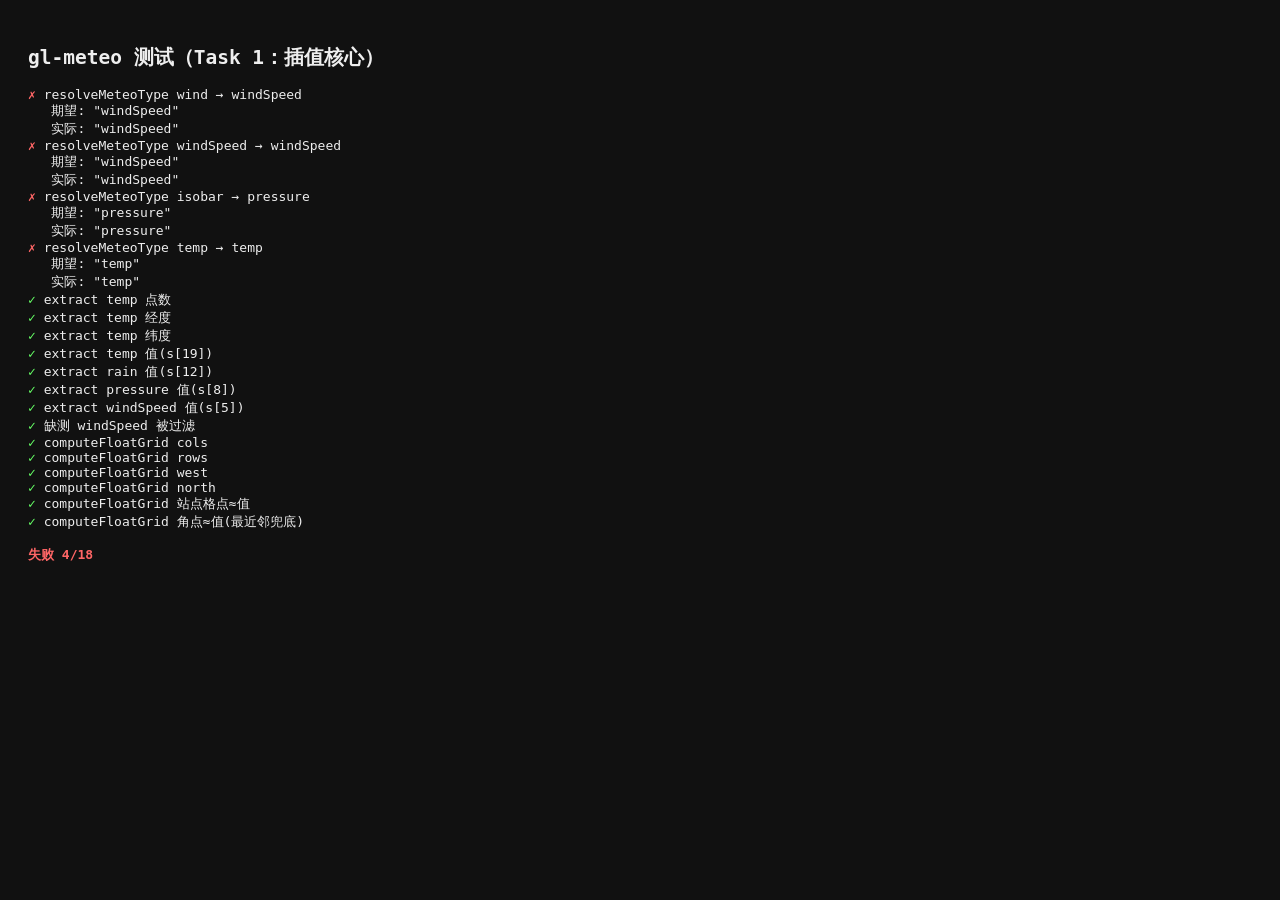
<file: weather/pgm/gl-meteo.test.html>
<!doctype html>
<html lang="zh-CN">
<head>
<meta charset="UTF-8" />
<title>gl-meteo 纯函数测试</title>
<style>
  body { font-family: monospace; padding: 20px; background:#111; color:#eee; }
  .pass { color: #6f6; }
  .fail { color: #f66; font-weight: bold; }
  #out { white-space: pre-wrap; }
</style>
</head>
<body>
<h2>gl-meteo 测试（Task 1：插值核心）</h2>
<div id="out"></div>
<script src="./gl-meteo.js"></script>
<script>
(function () {
  var out = document.getElementById('out');
  var pass = 0, fail = 0;
  function approx(a, b, eps) { eps = eps == null ? 1e-6 : eps; return Math.abs(a - b) < eps; }
  function eq(a, b) { return Array.isArray(a) ? a.length === b.length && a.every(function (x, i) { return approx(x, b[i]); }) : approx(a, b); }
  function assert(name, actual, expected) {
    var ok = eq(actual, expected);
    out.innerHTML += (ok ? '<span class="pass">✓</span> ' : '<span class="fail">✗</span> ') + name + (ok ? '' : '\n   期望: ' + JSON.stringify(expected) + '\n   实际: ' + JSON.stringify(actual)) + '\n';
    ok ? pass++ : fail++;
  }

  // resolveMeteoType 映射
  assert('resolveMeteoType wind → windSpeed', GLMeteo.resolveMeteoType('wind'), 'windSpeed');
  assert('resolveMeteoType windSpeed → windSpeed', GLMeteo.resolveMeteoType('windSpeed'), 'windSpeed');
  assert('resolveMeteoType isobar → pressure', GLMeteo.resolveMeteoType('isobar'), 'pressure');
  assert('resolveMeteoType temp → temp', GLMeteo.resolveMeteoType('temp'), 'temp');

  // extractPointsFromContours：假站点数组（28 元素，对齐 cmiss 结构）
  var fake = [
    ["id1", 100.0, 37.0, 9999, "1", 5.5, 180, "3", 950.0, 60, 700, 30, 0.2, 9999, 9999, 9999, 9999, 9999, 9999, 15.5, 9999, 9999, 9999, 9999, 9999, 9999, false, "站A"],
  ];
  var tempPts = GLMeteo.extractPointsFromContours('temp', fake);
  assert('extract temp 点数', tempPts.length, 1);
  assert('extract temp 经度', tempPts[0].lng, 100.0);
  assert('extract temp 纬度', tempPts[0].lat, 37.0);
  assert('extract temp 值(s[19])', tempPts[0].value, 15.5);
  var rainPts = GLMeteo.extractPointsFromContours('rain', fake);
  assert('extract rain 值(s[12])', rainPts[0].value, 0.2);
  var presPts = GLMeteo.extractPointsFromContours('pressure', fake);
  assert('extract pressure 值(s[8])', presPts[0].value, 950.0);
  var windPts = GLMeteo.extractPointsFromContours('windSpeed', fake);
  assert('extract windSpeed 值(s[5])', windPts[0].value, 5.5);

  // extractPointsFromContours：缺测值过滤
  var miss = [["id2", 101.0, 38.0, 9999, "1", 9999, 180, "3", 9999, 60, 700, 30, 0.2, 9999, 9999, 9999, 9999, 9999, 9999, 9999, 9999, 9999, 9999, 9999, 9999, 9999, false, "站B"]];
  assert('缺测 windSpeed 被过滤', GLMeteo.extractPointsFromContours('windSpeed', miss).length, 0);

  // computeFloatGrid：单点，格点 (gx=2,gy=2) 恰好落在站点 (37.0,100.0) 上，应取该点值
  var g = GLMeteo.computeFloatGrid([{ lat: 37.0, lng: 100.0, value: 15.5 }], 'temp', 4, 4, 99.0, 101.0, 36.0, 38.0);
  assert('computeFloatGrid cols', g.cols, 4);
  assert('computeFloatGrid rows', g.rows, 4);
  assert('computeFloatGrid west', g.west, 99.0);
  assert('computeFloatGrid north', g.north, 38.0);
  // 单点 IDW：站点恰落格点 → 该格点 sumW 极大，值=15.5；其余格点最近邻兜底也≈15.5
  assert('computeFloatGrid 站点格点≈值', approx(g.grid[2 * 4 + 2], 15.5, 1e-3), true);
  assert('computeFloatGrid 角点≈值(最近邻兜底)', approx(g.grid[0], 15.5, 1e-3), true);

  out.innerHTML += '\n' + (fail === 0 ? '<span class="pass">全部通过 ' + pass + '/' + (pass+fail) + '</span>' : '<span class="fail">失败 ' + fail + '/' + (pass+fail) + '</span>');
})();
</script>
</body>
</html>
</file>
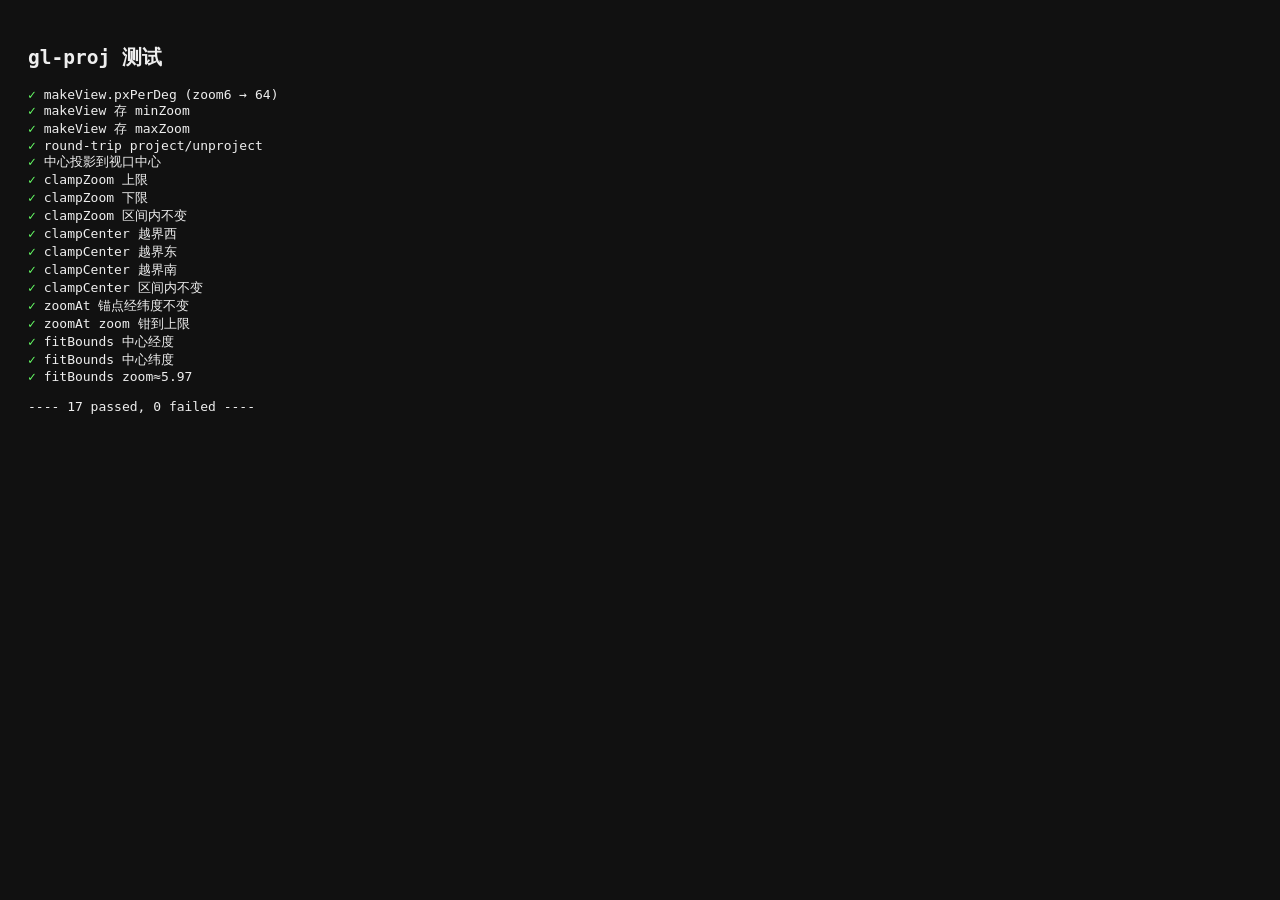
<file: weather/pgm/gl-proj.test.html>
<!doctype html>
<html lang="zh-CN">
<head>
<meta charset="UTF-8" />
<title>gl-proj 纯函数测试</title>
<style>
  body { font-family: monospace; padding: 20px; background:#111; color:#eee; }
  .pass { color: #6f6; }
  .fail { color: #f66; font-weight: bold; }
  #out { white-space: pre-wrap; }
</style>
</head>
<body>
<h2>gl-proj 测试</h2>
<div id="out"></div>
<script src="./gl-proj.js"></script>
<script>
(function () {
  var out = document.getElementById('out');
  var pass = 0, fail = 0;
  function approx(a, b, eps) { eps = eps == null ? 1e-6 : eps; return Math.abs(a - b) < eps; }
  function eq(a, b) { return Array.isArray(a) ? a.length === b.length && a.every(function (x, i) { return approx(x, b[i]); }) : approx(a, b); }
  function assert(name, actual, expected) {
    var ok = eq(actual, expected);
    out.innerHTML += (ok ? '<span class="pass">✓</span> ' : '<span class="fail">✗</span> ') + name + (ok ? '' : '\n   期望: ' + JSON.stringify(expected) + '\n   实际: ' + JSON.stringify(actual)) + '\n';
    ok ? pass++ : fail++;
  }

  var v = GLProj.makeView(96.2, 35.4, 6, 1200, 800, { minZoom: 4, maxZoom: 12 });
  assert('makeView.pxPerDeg (zoom6 → 64)', v.pxPerDeg, 64);
  assert('makeView 存 minZoom', v.minZoom, 4);
  assert('makeView 存 maxZoom', v.maxZoom, 12);

  // round-trip: project → unproject 回到原值
  var ll = [100.0, 37.0];
  var px = GLProj.project(ll, v);
  var back = GLProj.unproject(px, v);
  assert('round-trip project/unproject', back, ll);

  // 中心点投影到屏幕中心
  assert('中心投影到视口中心', GLProj.project([96.2, 35.4], v), [600, 400]);

  // clampZoom
  assert('clampZoom 上限', GLProj.clampZoom(20, 4, 12), 12);
  assert('clampZoom 下限', GLProj.clampZoom(1, 4, 12), 4);
  assert('clampZoom 区间内不变', GLProj.clampZoom(7, 4, 12), 7);

  // clampCenter 限制在 bounds 内
  var b = [[31.5, 89.4], [39.3, 103.2]];
  assert('clampCenter 越界西', GLProj.clampCenter(80, 35, b), [89.4, 35]);
  assert('clampCenter 越界东', GLProj.clampCenter(110, 35, b), [103.2, 35]);
  assert('clampCenter 越界南', GLProj.clampCenter(96, 30, b), [96, 31.5]);
  assert('clampCenter 区间内不变', GLProj.clampCenter(96, 35, b), [96, 35]);

  // zoomAt: 锚点经纬度缩放后不变
  var anchor = [700, 300];
  var r = GLProj.zoomAt(v, 8, anchor);
  var v2 = GLProj.makeView(r.centerLng, r.centerLat, r.zoom, 1200, 800, { minZoom: 4, maxZoom: 12 });
  assert('zoomAt 锚点经纬度不变', GLProj.unproject(anchor, v2), GLProj.unproject(anchor, v));
  assert('zoomAt zoom 钳到上限', GLProj.zoomAt(v, 99, anchor).zoom, 12);

  // fitBounds: 完整容纳青海
  var fit = GLProj.fitBounds(b, 1200, 800, [88, 60, 250, 60], { minZoom: 4, maxZoom: 12 });
  assert('fitBounds 中心经度', fit.centerLng, (89.4 + 103.2) / 2);
  assert('fitBounds 中心纬度', fit.centerLat, (31.5 + 39.3) / 2);
  // 容纳后青海应铺满可视区（可视宽 1200-88-250=862，青海经度跨度 13.8 → pxPerDegX≈62.5；可视高 800-60-60=680，纬度跨度 7.8 → pxPerDegY≈87；取小≈62.5 → zoom≈log2(62.5)≈5.97）
  assert('fitBounds zoom≈5.97', approx(fit.zoom, Math.log2(Math.min(862 / 13.8, 680 / 7.8)), 1e-3), true);

  out.innerHTML += '\n---- ' + pass + ' passed, ' + fail + ' failed ----';
})();
</script>
</body>
</html>
</file>
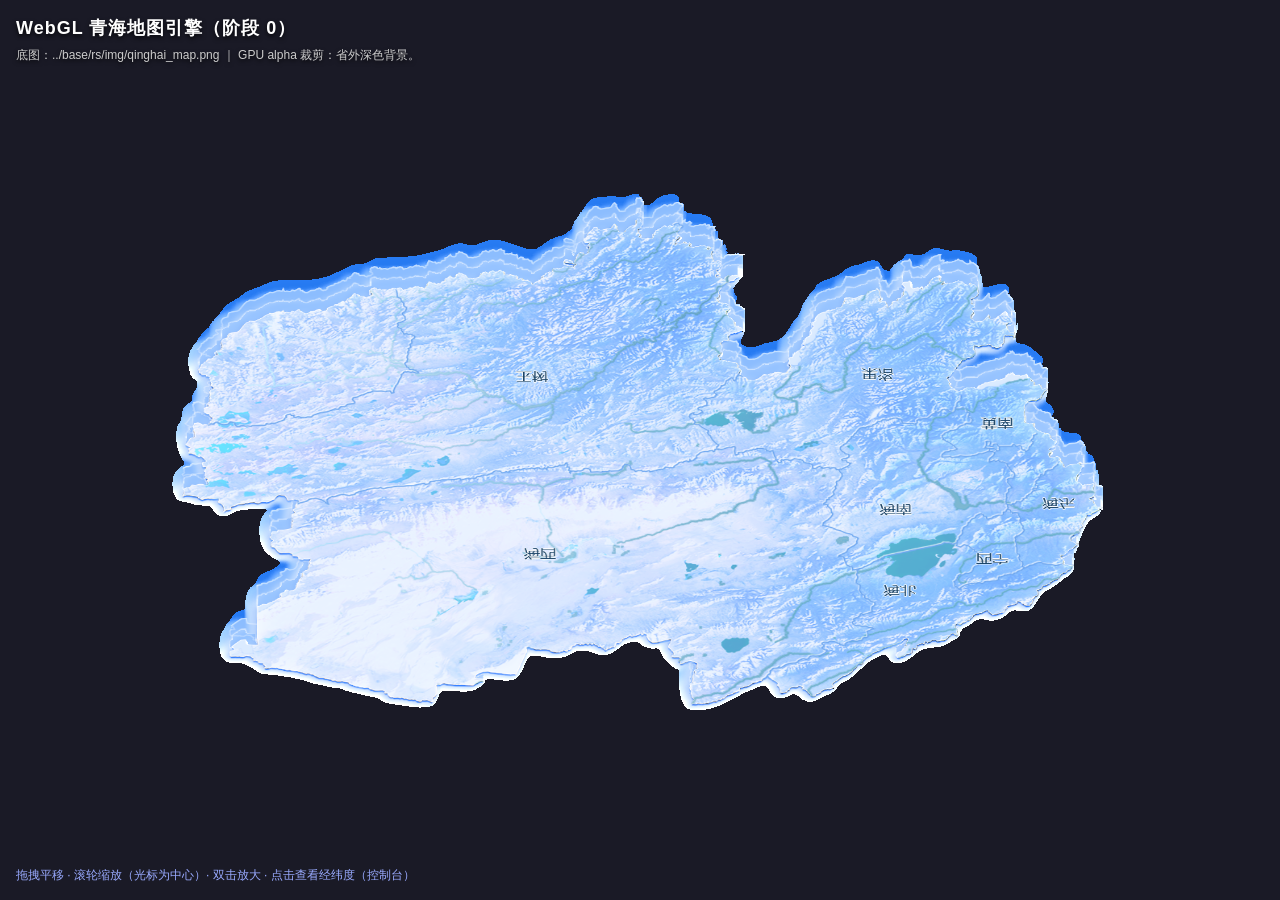
<file: weather/pgm/gl-stage.html>
<!doctype html>
<html lang="zh-CN">
<head>
<meta charset="UTF-8" />
<meta name="viewport" content="width=device-width, initial-scale=1" />
<title>WebGL 气象地图引擎 — 阶段 0</title>
<style>
  html, body { margin: 0; padding: 0; width: 100%; height: 100%; overflow: hidden; background: #1a1a24; font-family: sans-serif; }
  #gl-map { position: absolute; inset: 0; width: 100%; height: 100%; }
  .overlay { position: absolute; top: 16px; left: 16px; color: #fff; text-shadow: 0 2px 4px rgba(0,0,0,0.8); z-index: 10; pointer-events: none; }
  .overlay h1 { margin: 0 0 6px; font-size: 18px; letter-spacing: 1px; }
  .overlay p { margin: 0; font-size: 12px; color: #ccc; max-width: 420px; line-height: 1.5; }
  #hint { position: absolute; bottom: 16px; left: 16px; color: #9af; font-size: 12px; z-index: 10; pointer-events: none; }
</style>
</head>
<body>
  <div class="overlay">
    <h1>WebGL 青海地图引擎（阶段 0）</h1>
    <p>底图：../base/rs/img/qinghai_map.png ｜ GPU alpha 裁剪：省外深色背景。</p>
  </div>
  <div id="hint">拖拽平移 · 滚轮缩放（光标为中心）· 双击放大 · 点击查看经纬度（控制台）</div>
  <div id="gl-map"></div>

  <script src="./gl-proj.js"></script>
  <script src="./gl-engine.js"></script>
  <script>
    var engine = GLEngine.init('gl-map', {
      center: [96.2, 35.4],
      zoom: 6,
      minZoom: 4,
      maxZoom: 12,
    });
    engine.setBaseMap('../base/rs/img/qinghai_map.png', {
      bounds: [[31.5, 89.4], [39.3, 103.2]],
    });
    engine.fitBounds([[31.5, 89.4], [39.3, 103.2]], {
      paddingTopLeft: [88, 60],
      paddingBottomRight: [250, 60],
    });
    console.log('[fitBounds] result =', engine.getView());
    engine.on('click', function (e) {
      console.log('[click] lng,lat =', e.lng.toFixed(3) + ',' + e.lat.toFixed(3), ' px=', e.px.toFixed(0) + ',' + e.py.toFixed(0));
    });
    engine.on('moveend', function (e) {
      console.log('[moveend] center=', e.center.map(function (x) { return x.toFixed(3); }), ' zoom=', e.zoom.toFixed(2));
    });
    engine.showLoading();
    setTimeout(function () { engine.hideLoading(); }, 800);
  </script>
</body>
</html>
</file>
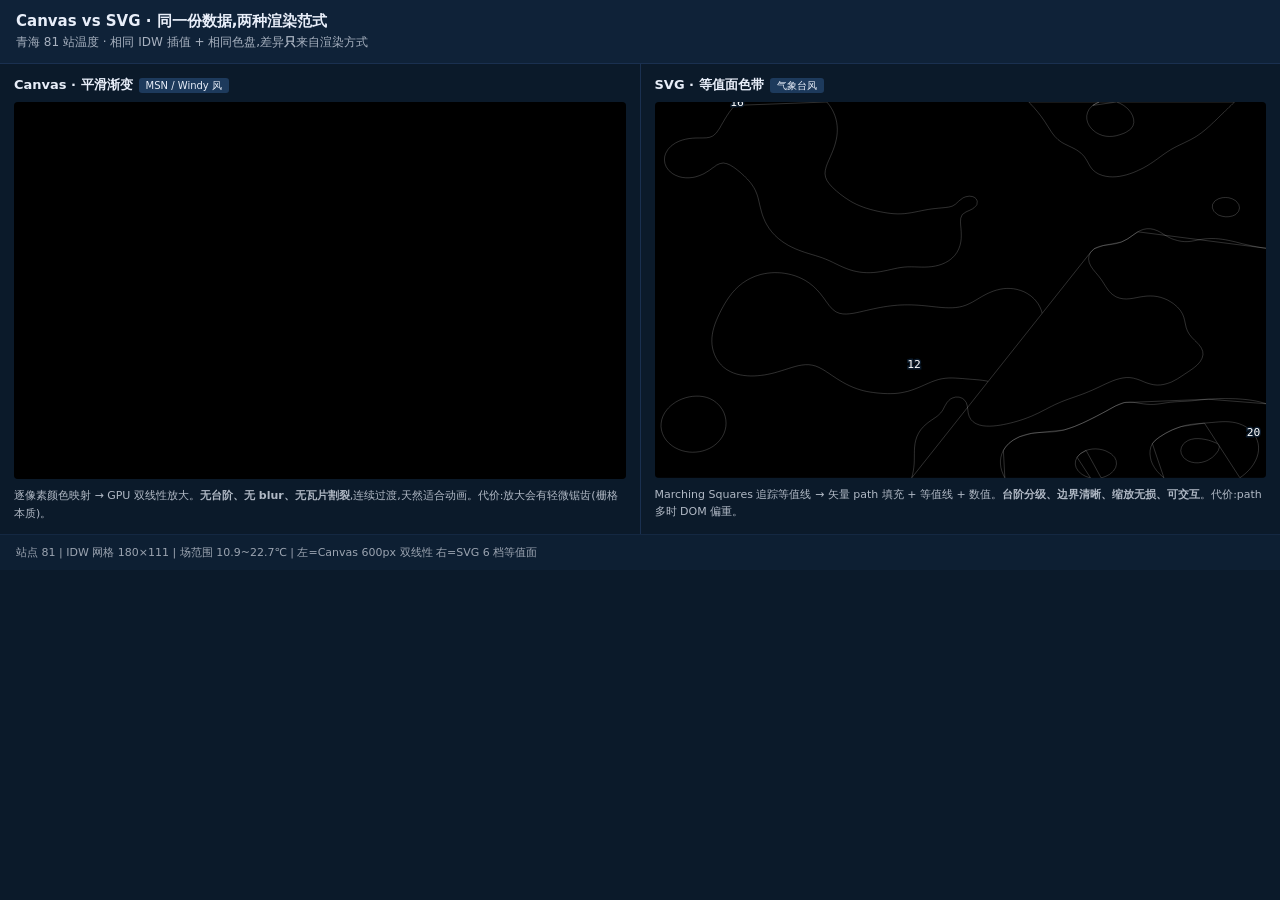
<file: .superpowers/brainstorm/1574-1781316691/content/compare.html>
<!DOCTYPE html>
<html lang="zh-CN">
<head>
<meta charset="utf-8">
<title>Canvas vs SVG 渲染对比</title>
<style>
  * { margin:0; padding:0; box-sizing:border-box; }
  body { background:#0b1a2a; color:#e8eef9; font-family:system-ui,"Microsoft YaHei",sans-serif; }
  .head { padding:12px 16px; background:#0f2238; border-bottom:1px solid #1a3050; }
  .head h1 { font-size:15px; font-weight:600; }
  .head .sub { font-size:12px; opacity:.7; margin-top:3px; }
  .compare { display:grid; grid-template-columns:1fr 1fr; gap:1px; background:#1a3050; }
  .panel { background:#0b1a2a; padding:12px 14px; }
  .panel h3 { font-size:13px; margin-bottom:8px; }
  .panel h3 .b { font-size:10px; padding:2px 7px; border-radius:3px; background:#1d3a5c; font-weight:normal; margin-left:6px; }
  .stage { width:100%; background:#0a1520; border-radius:4px; overflow:hidden; }
  .stage canvas, .stage svg { width:100%; height:auto; display:block; }
  .note { font-size:11px; opacity:.75; margin-top:8px; line-height:1.6; }
  .foot { padding:10px 16px; font-size:11px; opacity:.65; background:#0f2238; border-top:1px solid #1a3050; }
</style>
</head>
<body>
<div class="head">
  <h1>Canvas vs SVG · 同一份数据,两种渲染范式</h1>
  <div class="sub">青海 81 站温度 · 相同 IDW 插值 + 相同色盘,差异<b>只</b>来自渲染方式</div>
</div>
<div class="compare">
  <div class="panel">
    <h3>Canvas · 平滑渐变<span class="b">MSN / Windy 风</span></h3>
    <div class="stage"><canvas id="cv"></canvas></div>
    <p class="note">逐像素颜色映射 → GPU 双线性放大。<b>无台阶、无 blur、无瓦片割裂</b>,连续过渡,天然适合动画。代价:放大会有轻微锯齿(栅格本质)。</p>
  </div>
  <div class="panel">
    <h3>SVG · 等值面色带<span class="b">气象台风</span></h3>
    <div class="stage" id="svgStage"></div>
    <p class="note">Marching Squares 追踪等值线 → 矢量 path 填充 + 等值线 + 数值。<b>台阶分级、边界清晰、缩放无损、可交互</b>。代价:path 多时 DOM 偏重。</p>
  </div>
</div>
<div class="foot" id="foot">计算中…</div>

<script>
var STATIONS_DATA = [{"lat":39.217,"lng":101.6833,"t":19.6},{"lat":36.783,"lng":99.0833,"t":15},{"lat":38.633,"lng":103.0833,"t":15},{"lat":37.467,"lng":102.9,"t":14.4},{"lat":37.2,"lng":102.8667,"t":5.3},{"lat":37.917,"lng":102.6667,"t":15},{"lat":39.15,"lng":100.1667,"t":21.6},{"lat":39.083,"lng":100.2833,"t":22.6},{"lat":38.433,"lng":100.8167,"t":16.4},{"lat":38.8,"lng":101.0833,"t":20.7},{"lat":38.833,"lng":99.6167,"t":16.5},{"lat":36.983,"lng":103.1833,"t":12.7},{"lat":36.8,"lng":93.6833,"t":18.5},{"lat":36.417,"lng":94.9167,"t":19.7},{"lat":36.433,"lng":96.4333,"t":19.4},{"lat":36.3,"lng":98.1,"t":13.6},{"lat":34.217,"lng":92.4333,"t":12.8},{"lat":34.917,"lng":98.2167,"t":7.8},{"lat":34.483,"lng":100.2333,"t":11.6},{"lat":33.967,"lng":99.9,"t":10.9},{"lat":33.75,"lng":99.65,"t":11.3},{"lat":33.433,"lng":101.4833,"t":9.8},{"lat":32.933,"lng":100.75,"t":20.4},{"lat":38.817,"lng":98.4167,"t":13.3},{"lat":38.433,"lng":99.6,"t":12.8},{"lat":37.383,"lng":101.6167,"t":9.3},{"lat":36.9,"lng":100.9833,"t":15.2},{"lat":38.183,"lng":100.25,"t":17.8},{"lat":37.333,"lng":100.1333,"t":12.8},{"lat":36.817,"lng":101.95,"t":14.2},{"lat":36.5,"lng":102.1,"t":12.7},{"lat":36.333,"lng":102.8333,"t":20.2},{"lat":36.1,"lng":102.27,"t":15.3},{"lat":35.85,"lng":102.45,"t":19.7},{"lat":36.483,"lng":102.4167,"t":17.3},{"lat":32.983,"lng":98.1,"t":10.1},{"lat":31.8,"lng":98.5833,"t":23.8},{"lat":31.617,"lng":100,"t":24.6},{"lat":32.283,"lng":100.3333,"t":19.1},{"lat":36.267,"lng":100.6167,"t":19},{"lat":36.017,"lng":101.3667,"t":23.8},{"lat":35.583,"lng":99.9833,"t":14.9},{"lat":35.583,"lng":100.7333,"t":17},{"lat":35.25,"lng":100.6,"t":17.2},{"lat":38.25,"lng":90.85,"t":16.2},{"lat":37.367,"lng":97.3833,"t":17.2},{"lat":37.3,"lng":99.0167,"t":10.8},{"lat":38.75,"lng":93.3333,"t":17.1},{"lat":37.85,"lng":95.35,"t":13.3},{"lat":35.933,"lng":102.0167,"t":22.7},{"lat":35.55,"lng":102.0333,"t":20.4},{"lat":34.733,"lng":101.6,"t":13.5},{"lat":35.033,"lng":101.4667,"t":10.5},{"lat":36.683,"lng":101.25,"t":19.2},{"lat":36.583,"lng":100.4833,"t":10.7},{"lat":36.267,"lng":100.2667,"t":19.1},{"lat":36.733,"lng":101.75,"t":16.5},{"lat":33.583,"lng":102.9667,"t":16.9},{"lat":32.267,"lng":100.9667,"t":22.5},{"lat":32.9,"lng":101.7,"t":20.4},{"lat":31.9,"lng":102.2333,"t":29.6},{"lat":32.8,"lng":102.55,"t":18.3},{"lat":32.083,"lng":102.9833,"t":25.3},{"lat":31.883,"lng":93.7833,"t":16.3},{"lat":32.35,"lng":91.1,"t":12.9},{"lat":36.5,"lng":101.5833,"t":13.9},{"lat":36.95,"lng":101.6833,"t":17.1},{"lat":35.217,"lng":93.0833,"t":10.1},{"lat":34.117,"lng":95.8,"t":6.4},{"lat":33,"lng":96.9667,"t":19.9},{"lat":33.8,"lng":97.1333,"t":8.4},{"lat":32.2,"lng":96.4667,"t":17.5},{"lat":33.85,"lng":95.6167,"t":10.4},{"lat":32.883,"lng":95.2833,"t":14.3},{"lat":35.583,"lng":103.1833,"t":18.5},{"lat":35.183,"lng":102.5,"t":15.9},{"lat":34.6,"lng":102.5,"t":19.2},{"lat":34,"lng":102.0833,"t":12.8},{"lat":35,"lng":102.9,"t":16},{"lat":38.217,"lng":101.9333,"t":12.3},{"lat":36.933,"lng":98.4833,"t":15.5}];
var TC = [
  {v:-20,c:[59,76,192]},{v:-10,c:[103,136,238]},{v:0,c:[158,187,255]},{v:5,c:[201,215,240]},
  {v:10,c:[73,154,83]},{v:15,c:[113,180,87]},{v:18,c:[185,208,71]},{v:21,c:[236,208,52]},
  {v:24,c:[241,157,40]},{v:28,c:[223,83,39]},{v:35,c:[177,22,34]}
];
function cA(v){
  if(v<=TC[0].v)return TC[0].c.slice();
  var L=TC[TC.length-1]; if(v>=L.v)return L.c.slice();
  for(var i=0;i<TC.length-1;i++){var a=TC[i],b=TC[i+1];if(v>=a.v&&v<=b.v){var t=(v-a.v)/(b-a.v);return [a.c[0]+(b.c[0]-a.c[0])*t|0,a.c[1]+(b.c[1]-a.c[1])*t|0,a.c[2]+(b.c[2]-a.c[2])*t|0];}}
  return [128,128,128];
}
function cS(v){var c=cA(v);return 'rgb('+c[0]+','+c[1]+','+c[2]+')';}

var pts = STATIONS_DATA;
var mnL=Infinity,mxL=-Infinity,mnG=Infinity,mxG=-Infinity;
pts.forEach(function(p){mnL=Math.min(mnL,p.lat);mxL=Math.max(mxL,p.lat);mnG=Math.min(mnG,p.lng);mxG=Math.max(mxG,p.lng);});
var pL=(mxL-mnL)*0.06||0.5, pG=(mxG-mnG)*0.06||0.5;
mnL-=pL;mxL+=pL;mnG-=pG;mxG+=pG;

var cols=180, asp=(mxL-mnL)/(mxG-mnG)||1, rows=Math.max(40,Math.round(cols*asp));
var grid=new Float32Array(cols*rows);
var c0=Math.cos(((mnL+mxL)/2)*Math.PI/180), sm=2500;
for(var gy=0;gy<rows;gy++){
  var lat=mxL-(gy+0.5)/rows*(mxL-mnL);
  for(var gx=0;gx<cols;gx++){
    var lng=mnG+(gx+0.5)/cols*(mxG-mnG);
    var num=0,den=0;
    for(var i=0;i<pts.length;i++){
      var p=pts[i];
      var dl=(p.lng-lng)*c0*111, da=(p.lat-lat)*111;
      var d2=dl*dl+da*da;
      if(d2<1e-4){num=p.t;den=1;break;}
      var w=1/(d2+sm); num+=p.t*w; den+=w;
    }
    grid[gy*cols+gx]=num/den;
  }
}
var gMn=Infinity,gMx=-Infinity;
for(var k=0;k<grid.length;k++){gMn=Math.min(gMn,grid[k]);gMx=Math.max(gMx,grid[k]);}

// ===== Canvas 渲染:逐像素映射 + 双线性放大 =====
(function(){
  var s=document.createElement('canvas'); s.width=cols; s.height=rows;
  var x=s.getContext('2d'); var id=x.createImageData(cols,rows);
  for(var i=0;i<cols*rows;i++){
    var c=cA(grid[i]); var j=i*4;
    id.data[j]=c[0]; id.data[j+1]=c[1]; id.data[j+2]=c[2]; id.data[j+3]=255;
  }
  x.putImageData(id,0,0);
  var cv=document.getElementById('cv');
  cv.width=600; cv.height=Math.round(600/cols*rows);
  var dx=cv.getContext('2d');
  dx.imageSmoothingEnabled=true; dx.imageSmoothingQuality='high';
  dx.drawImage(s,0,0,cols,rows,0,0,cv.width,cv.height);
})();

// ===== SVG 渲染:Marching Squares 等值面 =====
var step=2, levels=[];
for(var v=Math.floor(gMn/step)*step+step;v<gMx;v+=step)levels.push(Math.round(v*10)/10);

function trace(level){
  var segs=[];
  function pe(e,gx,gy,tl,tr,br,bl){
    if(e==='top'){return [gx+(level-tl)/((tr-tl)||1e-9),gy];}
    if(e==='right'){return [gx+1,gy+(level-tr)/((br-tr)||1e-9)];}
    if(e==='bottom'){return [gx+(level-bl)/((br-bl)||1e-9),gy+1];}
    return [gx,gy+(level-tl)/((bl-tl)||1e-9)];
  }
  for(var gy2=0;gy2<rows-1;gy2++){
    for(var gx2=0;gx2<cols-1;gx2++){
      var tl=grid[gy2*cols+gx2],tr=grid[gy2*cols+gx2+1],br=grid[(gy2+1)*cols+gx2+1],bl=grid[(gy2+1)*cols+gx2];
      var cd=0; if(tl>=level)cd|=8; if(tr>=level)cd|=4; if(br>=level)cd|=2; if(bl>=level)cd|=1;
      var s=null;
      switch(cd){
        case 1:case 14:s=[pe('left',gx2,gy2,tl,tr,br,bl),pe('bottom',gx2,gy2,tl,tr,br,bl)];break;
        case 2:case 13:s=[pe('bottom',gx2,gy2,tl,tr,br,bl),pe('right',gx2,gy2,tl,tr,br,bl)];break;
        case 3:case 12:s=[pe('left',gx2,gy2,tl,tr,br,bl),pe('right',gx2,gy2,tl,tr,br,bl)];break;
        case 4:case 11:s=[pe('top',gx2,gy2,tl,tr,br,bl),pe('right',gx2,gy2,tl,tr,br,bl)];break;
        case 6:case 9:s=[pe('top',gx2,gy2,tl,tr,br,bl),pe('bottom',gx2,gy2,tl,tr,br,bl)];break;
        case 7:case 8:s=[pe('left',gx2,gy2,tl,tr,br,bl),pe('top',gx2,gy2,tl,tr,br,bl)];break;
        case 5:segs.push([pe('left',gx2,gy2,tl,tr,br,bl),pe('top',gx2,gy2,tl,tr,br,bl)]);s=[pe('bottom',gx2,gy2,tl,tr,br,bl),pe('right',gx2,gy2,tl,tr,br,bl)];break;
        case 10:segs.push([pe('left',gx2,gy2,tl,tr,br,bl),pe('bottom',gx2,gy2,tl,tr,br,bl)]);s=[pe('top',gx2,gy2,tl,tr,br,bl),pe('right',gx2,gy2,tl,tr,br,bl)];break;
      }
      if(s)segs.push(s);
    }
  }
  function ky(p){return p[0].toFixed(3)+'_'+p[1].toFixed(3);}
  var mp={};
  segs.forEach(function(s,i){[0,1].forEach(function(e){var k=ky(s[e]);if(!mp[k])mp[k]=[];mp[k].push({i:i,e:e});});});
  var us=new Array(segs.length).fill(false); var rng=[];
  for(var i2=0;i2<segs.length;i2++){
    if(us[i2])continue; us[i2]=true;
    var rg=[segs[i2][0],segs[i2][1]]; var cur=segs[i2][1],gd=0;
    while(gd++<20000){
      var cs=(mp[ky(cur)]||[]).filter(function(e){return !us[e.i];});
      if(!cs.length)break;
      var nx=cs[0]; us[nx.i]=true; cur=segs[nx.i][1-nx.e];
      if(ky(cur)===ky(rg[0]))break;
      rg.push(cur);
    }
    if(rg.length>=3)rng.push(rg);
  }
  return rng;
}

(function(){
  var vbW=cols-1, vbH=rows-1;
  var o='<svg viewBox="0 0 '+vbW+' '+vbH+'" preserveAspectRatio="xMidYMid meet" xmlns="http://www.w3.org/2000/svg" style="width:100%;height:auto;display:block">';
  o+='<rect x="0" y="0" width="'+vbW+'" height="'+vbH+'" fill="'+cS(gMn)+'"/>';
  var lb=[];
  levels.forEach(function(lv,idx){
    var rng=trace(lv); if(!rng.length)return;
    var d='';
    rng.forEach(function(r){d+='M'+r.map(function(p){return p[0].toFixed(2)+','+p[1].toFixed(2);}).join('L')+'Z';});
    o+='<path d="'+d+'" fill="'+cS(lv)+'"/>';
    o+='<path d="'+d+'" fill="none" stroke="rgba(255,255,255,0.22)" stroke-width="'+(vbW*0.0014).toFixed(3)+'"/>';
    if(idx%2===0){var r0=rng[0],mid=r0[Math.floor(r0.length/2)];lb.push({x:mid[0],y:mid[1],v:lv});}
  });
  var fs2=(vbH*0.03).toFixed(2), sw=(vbH*0.008).toFixed(2);
  lb.forEach(function(l){
    o+='<text x="'+l.x.toFixed(2)+'" y="'+l.y.toFixed(2)+'" font-size="'+fs2+'" fill="#fff" text-anchor="middle" dominant-baseline="middle" paint-order="stroke" stroke="#0b1a2a" stroke-width="'+sw+'" font-family="monospace">'+l.v+'</text>';
  });
  o+='</svg>';
  document.getElementById('svgStage').innerHTML=o;
})();

document.getElementById('foot').textContent='站点 '+pts.length+' | IDW 网格 '+cols+'×'+rows+' | 场范围 '+gMn.toFixed(1)+'~'+gMx.toFixed(1)+'℃ | 左=Canvas 600px 双线性  右=SVG '+levels.length+' 档等值面';
</script>
</body>
</html>
</file>
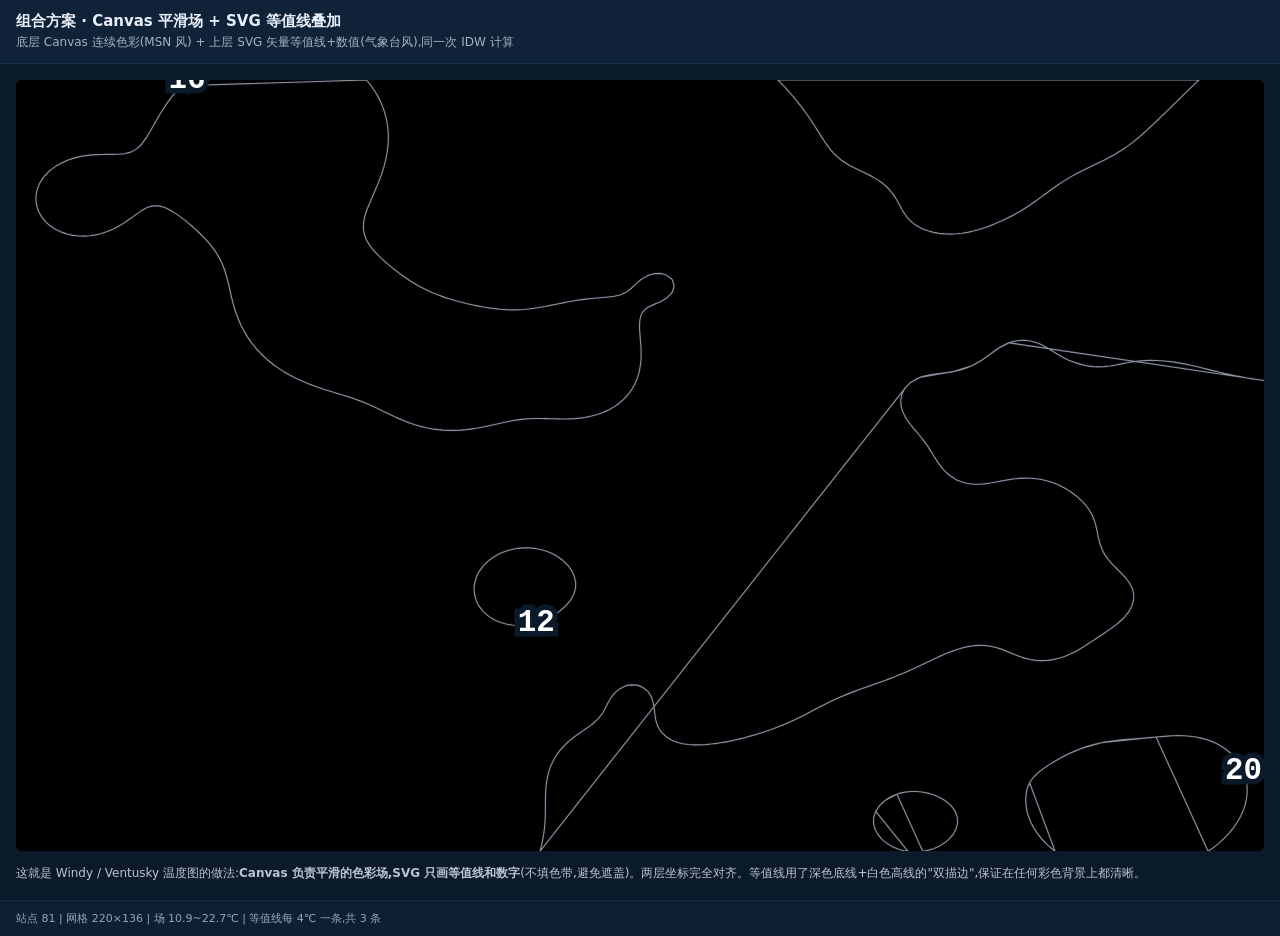
<file: .superpowers/brainstorm/1574-1781316691/content/overlay.html>
<!DOCTYPE html>
<html lang="zh-CN">
<head>
<meta charset="utf-8">
<title>组合:Canvas 平滑场 + SVG 等值线</title>
<style>
  * { margin:0; padding:0; box-sizing:border-box; }
  body { background:#0b1a2a; color:#e8eef9; font-family:system-ui,"Microsoft YaHei",sans-serif; }
  .head { padding:12px 16px; background:#0f2238; border-bottom:1px solid #1a3050; }
  .head h1 { font-size:15px; font-weight:600; }
  .head .sub { font-size:12px; opacity:.7; margin-top:3px; }
  .wrap { padding:16px; }
  .stage { position:relative; width:100%; background:#0a1520; border-radius:6px; overflow:hidden; }
  .stage canvas { width:100%; height:auto; display:block; }
  #ovl { position:absolute; top:0; left:0; width:100%; height:100%; pointer-events:none; }
  .note { font-size:12px; opacity:.8; margin-top:12px; line-height:1.7; }
  .foot { padding:10px 16px; font-size:11px; opacity:.65; background:#0f2238; border-top:1px solid #1a3050; }
</style>
</head>
<body>
<div class="head">
  <h1>组合方案 · Canvas 平滑场 + SVG 等值线叠加</h1>
  <div class="sub">底层 Canvas 连续色彩(MSN 风) + 上层 SVG 矢量等值线+数值(气象台风),同一次 IDW 计算</div>
</div>
<div class="wrap">
  <div class="stage">
    <canvas id="cv"></canvas>
    <div id="ovl"></div>
  </div>
  <p class="note">这就是 Windy / Ventusky 温度图的做法:<b>Canvas 负责平滑的色彩场,SVG 只画等值线和数字</b>(不填色带,避免遮盖)。两层坐标完全对齐。等值线用了深色底线+白色高线的"双描边",保证在任何彩色背景上都清晰。</p>
</div>
<div class="foot" id="foot">计算中…</div>

<script>
var STATIONS_DATA = [{"lat":39.217,"lng":101.6833,"t":19.6},{"lat":36.783,"lng":99.0833,"t":15},{"lat":38.633,"lng":103.0833,"t":15},{"lat":37.467,"lng":102.9,"t":14.4},{"lat":37.2,"lng":102.8667,"t":5.3},{"lat":37.917,"lng":102.6667,"t":15},{"lat":39.15,"lng":100.1667,"t":21.6},{"lat":39.083,"lng":100.2833,"t":22.6},{"lat":38.433,"lng":100.8167,"t":16.4},{"lat":38.8,"lng":101.0833,"t":20.7},{"lat":38.833,"lng":99.6167,"t":16.5},{"lat":36.983,"lng":103.1833,"t":12.7},{"lat":36.8,"lng":93.6833,"t":18.5},{"lat":36.417,"lng":94.9167,"t":19.7},{"lat":36.433,"lng":96.4333,"t":19.4},{"lat":36.3,"lng":98.1,"t":13.6},{"lat":34.217,"lng":92.4333,"t":12.8},{"lat":34.917,"lng":98.2167,"t":7.8},{"lat":34.483,"lng":100.2333,"t":11.6},{"lat":33.967,"lng":99.9,"t":10.9},{"lat":33.75,"lng":99.65,"t":11.3},{"lat":33.433,"lng":101.4833,"t":9.8},{"lat":32.933,"lng":100.75,"t":20.4},{"lat":38.817,"lng":98.4167,"t":13.3},{"lat":38.433,"lng":99.6,"t":12.8},{"lat":37.383,"lng":101.6167,"t":9.3},{"lat":36.9,"lng":100.9833,"t":15.2},{"lat":38.183,"lng":100.25,"t":17.8},{"lat":37.333,"lng":100.1333,"t":12.8},{"lat":36.817,"lng":101.95,"t":14.2},{"lat":36.5,"lng":102.1,"t":12.7},{"lat":36.333,"lng":102.8333,"t":20.2},{"lat":36.1,"lng":102.27,"t":15.3},{"lat":35.85,"lng":102.45,"t":19.7},{"lat":36.483,"lng":102.4167,"t":17.3},{"lat":32.983,"lng":98.1,"t":10.1},{"lat":31.8,"lng":98.5833,"t":23.8},{"lat":31.617,"lng":100,"t":24.6},{"lat":32.283,"lng":100.3333,"t":19.1},{"lat":36.267,"lng":100.6167,"t":19},{"lat":36.017,"lng":101.3667,"t":23.8},{"lat":35.583,"lng":99.9833,"t":14.9},{"lat":35.583,"lng":100.7333,"t":17},{"lat":35.25,"lng":100.6,"t":17.2},{"lat":38.25,"lng":90.85,"t":16.2},{"lat":37.367,"lng":97.3833,"t":17.2},{"lat":37.3,"lng":99.0167,"t":10.8},{"lat":38.75,"lng":93.3333,"t":17.1},{"lat":37.85,"lng":95.35,"t":13.3},{"lat":35.933,"lng":102.0167,"t":22.7},{"lat":35.55,"lng":102.0333,"t":20.4},{"lat":34.733,"lng":101.6,"t":13.5},{"lat":35.033,"lng":101.4667,"t":10.5},{"lat":36.683,"lng":101.25,"t":19.2},{"lat":36.583,"lng":100.4833,"t":10.7},{"lat":36.267,"lng":100.2667,"t":19.1},{"lat":36.733,"lng":101.75,"t":16.5},{"lat":33.583,"lng":102.9667,"t":16.9},{"lat":32.267,"lng":100.9667,"t":22.5},{"lat":32.9,"lng":101.7,"t":20.4},{"lat":31.9,"lng":102.2333,"t":29.6},{"lat":32.8,"lng":102.55,"t":18.3},{"lat":32.083,"lng":102.9833,"t":25.3},{"lat":31.883,"lng":93.7833,"t":16.3},{"lat":32.35,"lng":91.1,"t":12.9},{"lat":36.5,"lng":101.5833,"t":13.9},{"lat":36.95,"lng":101.6833,"t":17.1},{"lat":35.217,"lng":93.0833,"t":10.1},{"lat":34.117,"lng":95.8,"t":6.4},{"lat":33,"lng":96.9667,"t":19.9},{"lat":33.8,"lng":97.1333,"t":8.4},{"lat":32.2,"lng":96.4667,"t":17.5},{"lat":33.85,"lng":95.6167,"t":10.4},{"lat":32.883,"lng":95.2833,"t":14.3},{"lat":35.583,"lng":103.1833,"t":18.5},{"lat":35.183,"lng":102.5,"t":15.9},{"lat":34.6,"lng":102.5,"t":19.2},{"lat":34,"lng":102.0833,"t":12.8},{"lat":35,"lng":102.9,"t":16},{"lat":38.217,"lng":101.9333,"t":12.3},{"lat":36.933,"lng":98.4833,"t":15.5}];
var TC = [
  {v:-20,c:[59,76,192]},{v:-10,c:[103,136,238]},{v:0,c:[158,187,255]},{v:5,c:[201,215,240]},
  {v:10,c:[73,154,83]},{v:15,c:[113,180,87]},{v:18,c:[185,208,71]},{v:21,c:[236,208,52]},
  {v:24,c:[241,157,40]},{v:28,c:[223,83,39]},{v:35,c:[177,22,34]}
];
function cA(v){
  if(v<=TC[0].v)return TC[0].c.slice();
  var L=TC[TC.length-1]; if(v>=L.v)return L.c.slice();
  for(var i=0;i<TC.length-1;i++){var a=TC[i],b=TC[i+1];if(v>=a.v&&v<=b.v){var t=(v-a.v)/(b-a.v);return [a.c[0]+(b.c[0]-a.c[0])*t|0,a.c[1]+(b.c[1]-a.c[1])*t|0,a.c[2]+(b.c[2]-a.c[2])*t|0];}}
  return [128,128,128];
}

var pts = STATIONS_DATA;
var mnL=Infinity,mxL=-Infinity,mnG=Infinity,mxG=-Infinity;
pts.forEach(function(p){mnL=Math.min(mnL,p.lat);mxL=Math.max(mxL,p.lat);mnG=Math.min(mnG,p.lng);mxG=Math.max(mxG,p.lng);});
var pL=(mxL-mnL)*0.06||0.5, pG=(mxG-mnG)*0.06||0.5;
mnL-=pL;mxL+=pL;mnG-=pG;mxG+=pG;

var cols=220, asp=(mxL-mnL)/(mxG-mnG)||1, rows=Math.max(40,Math.round(cols*asp));
var grid=new Float32Array(cols*rows);
var c0=Math.cos(((mnL+mxL)/2)*Math.PI/180), sm=2500;
for(var gy=0;gy<rows;gy++){
  var lat=mxL-(gy+0.5)/rows*(mxL-mnL);
  for(var gx=0;gx<cols;gx++){
    var lng=mnG+(gx+0.5)/cols*(mxG-mnG);
    var num=0,den=0;
    for(var i=0;i<pts.length;i++){
      var p=pts[i];
      var dl=(p.lng-lng)*c0*111, da=(p.lat-lat)*111;
      var d2=dl*dl+da*da;
      if(d2<1e-4){num=p.t;den=1;break;}
      var w=1/(d2+sm); num+=p.t*w; den+=w;
    }
    grid[gy*cols+gx]=num/den;
  }
}
var gMn=Infinity,gMx=-Infinity;
for(var k=0;k<grid.length;k++){gMn=Math.min(gMn,grid[k]);gMx=Math.max(gMx,grid[k]);}

// ===== Canvas 平滑场 =====
(function(){
  var s=document.createElement('canvas'); s.width=cols; s.height=rows;
  var x=s.getContext('2d'); var id=x.createImageData(cols,rows);
  for(var i=0;i<cols*rows;i++){
    var c=cA(grid[i]); var j=i*4;
    id.data[j]=c[0]; id.data[j+1]=c[1]; id.data[j+2]=c[2]; id.data[j+3]=255;
  }
  x.putImageData(id,0,0);
  var cv=document.getElementById('cv');
  cv.width=720; cv.height=Math.round(720/cols*rows);
  var dx=cv.getContext('2d');
  dx.imageSmoothingEnabled=true; dx.imageSmoothingQuality='high';
  dx.drawImage(s,0,0,cols,rows,0,0,cv.width,cv.height);
})();

// ===== Marching Squares(用于等值线) =====
function trace(level){
  var segs=[];
  function pe(e,gx,gy,tl,tr,br,bl){
    if(e==='top'){return [gx+(level-tl)/((tr-tl)||1e-9),gy];}
    if(e==='right'){return [gx+1,gy+(level-tr)/((br-tr)||1e-9)];}
    if(e==='bottom'){return [gx+(level-bl)/((br-bl)||1e-9),gy+1];}
    return [gx,gy+(level-tl)/((bl-tl)||1e-9)];
  }
  for(var gy2=0;gy2<rows-1;gy2++){
    for(var gx2=0;gx2<cols-1;gx2++){
      var tl=grid[gy2*cols+gx2],tr=grid[gy2*cols+gx2+1],br=grid[(gy2+1)*cols+gx2+1],bl=grid[(gy2+1)*cols+gx2];
      var cd=0; if(tl>=level)cd|=8; if(tr>=level)cd|=4; if(br>=level)cd|=2; if(bl>=level)cd|=1;
      var s=null;
      switch(cd){
        case 1:case 14:s=[pe('left',gx2,gy2,tl,tr,br,bl),pe('bottom',gx2,gy2,tl,tr,br,bl)];break;
        case 2:case 13:s=[pe('bottom',gx2,gy2,tl,tr,br,bl),pe('right',gx2,gy2,tl,tr,br,bl)];break;
        case 3:case 12:s=[pe('left',gx2,gy2,tl,tr,br,bl),pe('right',gx2,gy2,tl,tr,br,bl)];break;
        case 4:case 11:s=[pe('top',gx2,gy2,tl,tr,br,bl),pe('right',gx2,gy2,tl,tr,br,bl)];break;
        case 6:case 9:s=[pe('top',gx2,gy2,tl,tr,br,bl),pe('bottom',gx2,gy2,tl,tr,br,bl)];break;
        case 7:case 8:s=[pe('left',gx2,gy2,tl,tr,br,bl),pe('top',gx2,gy2,tl,tr,br,bl)];break;
        case 5:segs.push([pe('left',gx2,gy2,tl,tr,br,bl),pe('top',gx2,gy2,tl,tr,br,bl)]);s=[pe('bottom',gx2,gy2,tl,tr,br,bl),pe('right',gx2,gy2,tl,tr,br,bl)];break;
        case 10:segs.push([pe('left',gx2,gy2,tl,tr,br,bl),pe('bottom',gx2,gy2,tl,tr,br,bl)]);s=[pe('top',gx2,gy2,tl,tr,br,bl),pe('right',gx2,gy2,tl,tr,br,bl)];break;
      }
      if(s)segs.push(s);
    }
  }
  function ky(p){return p[0].toFixed(3)+'_'+p[1].toFixed(3);}
  var mp={};
  segs.forEach(function(s,i){[0,1].forEach(function(e){var k=ky(s[e]);if(!mp[k])mp[k]=[];mp[k].push({i:i,e:e});});});
  var us=new Array(segs.length).fill(false); var rng=[];
  for(var i2=0;i2<segs.length;i2++){
    if(us[i2])continue; us[i2]=true;
    var rg=[segs[i2][0],segs[i2][1]]; var cur=segs[i2][1],gd=0;
    while(gd++<20000){
      var cs=(mp[ky(cur)]||[]).filter(function(e){return !us[e.i];});
      if(!cs.length)break;
      var nx=cs[0]; us[nx.i]=true; cur=segs[nx.i][1-nx.e];
      if(ky(cur)===ky(rg[0]))break;
      rg.push(cur);
    }
    if(rg.length>=3)rng.push(rg);
  }
  return rng;
}

// ===== SVG 等值线叠加(只线+数值) =====
var lineStep=4, lineLevels=[];
for(var v=Math.ceil(gMn/lineStep)*lineStep;v<gMx;v+=lineStep)lineLevels.push(v);

(function(){
  var vbW=cols-1, vbH=rows-1;
  var o='<svg viewBox="0 0 '+vbW+' '+vbH+'" preserveAspectRatio="none" xmlns="http://www.w3.org/2000/svg" style="width:100%;height:100%">';
  var lbs=[];
  lineLevels.forEach(function(lv){
    var rng=trace(lv); if(!rng.length)return;
    var d='';
    rng.forEach(function(r){d+='M'+r.map(function(p){return p[0].toFixed(2)+','+p[1].toFixed(2);}).join('L')+'Z';});
    o+='<path d="'+d+'" fill="none" stroke="rgba(10,20,35,0.55)" stroke-width="'+(vbW*0.0024).toFixed(3)+'"/>';
    o+='<path d="'+d+'" fill="none" stroke="rgba(255,255,255,0.55)" stroke-width="'+(vbW*0.0009).toFixed(3)+'"/>';
    var r0=rng[0], mid=r0[Math.floor(r0.length/2)];
    lbs.push({x:mid[0],y:mid[1],v:lv});
  });
  var fs2=(vbH*0.04).toFixed(2), sw=(vbH*0.014).toFixed(2);
  lbs.forEach(function(l){
    o+='<text x="'+l.x.toFixed(2)+'" y="'+l.y.toFixed(2)+'" font-size="'+fs2+'" fill="#fff" text-anchor="middle" dominant-baseline="middle" paint-order="stroke" stroke="#0b1a2a" stroke-width="'+sw+'" font-family="monospace" font-weight="bold">'+l.v+'</text>';
  });
  o+='</svg>';
  document.getElementById('ovl').innerHTML=o;
  document.getElementById('foot').textContent='站点 '+pts.length+' | 网格 '+cols+'×'+rows+' | 场 '+gMn.toFixed(1)+'~'+gMx.toFixed(1)+'℃ | 等值线每 '+lineStep+'℃ 一条,共 '+lineLevels.length+' 条';
})();
</script>
</body>
</html>
</file>
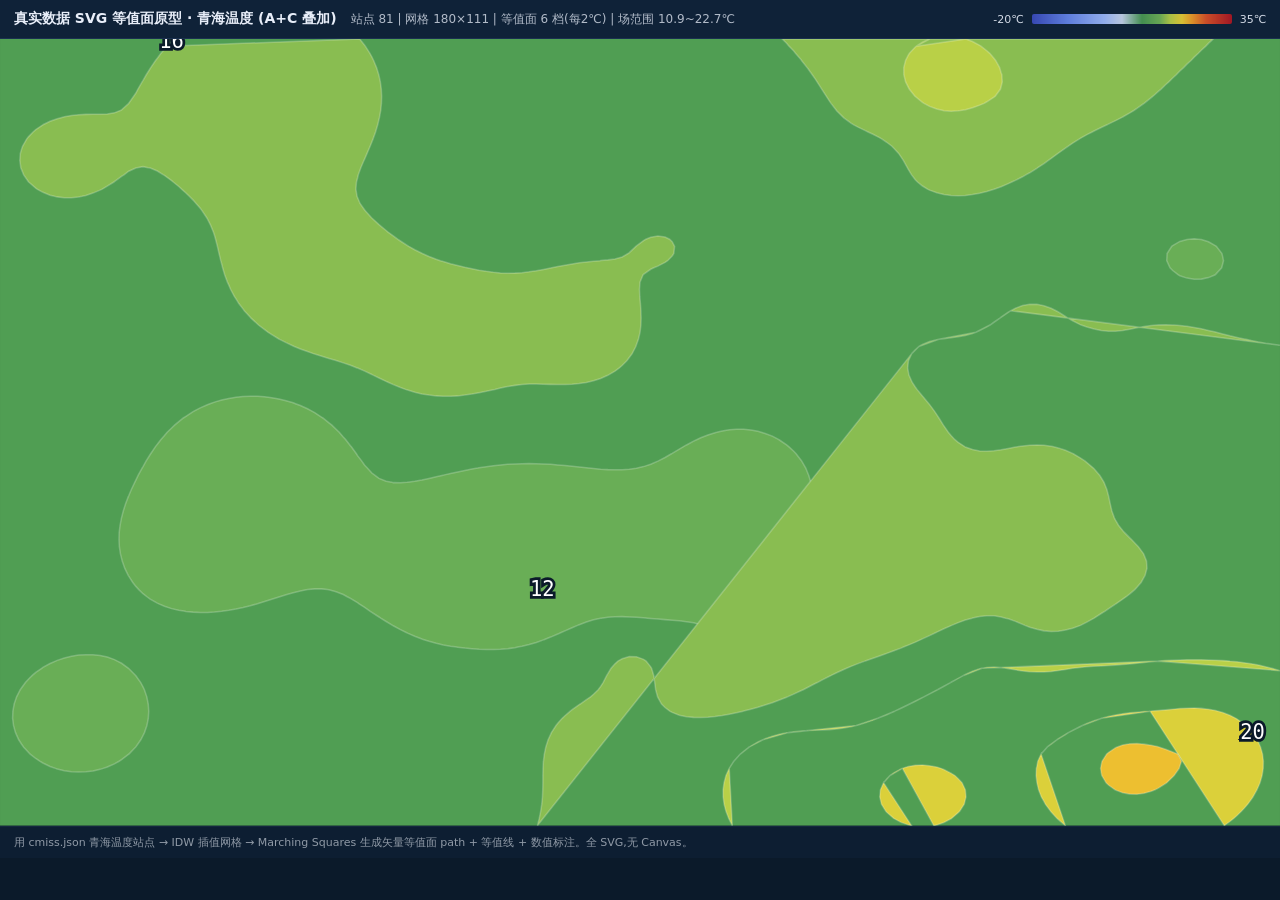
<file: .superpowers/brainstorm/1574-1781316691/content/real-preview.html>
<!DOCTYPE html>
<html lang="zh-CN">
<head>
<meta charset="utf-8">
<title>真实数据 SVG 等值面原型</title>
<style>
  * { margin:0; padding:0; box-sizing:border-box; }
  body { background:#0b1a2a; color:#e8eef9; font-family:system-ui,"Microsoft YaHei",sans-serif; }
  .bar { padding:10px 14px; background:#0f2238; display:flex; gap:14px; align-items:center; flex-wrap:wrap; border-bottom:1px solid #1a3050; }
  .bar h1 { font-size:14px; font-weight:600; }
  .bar .meta { font-size:12px; opacity:.75; }
  .legend { margin-left:auto; display:flex; align-items:center; gap:8px; font-size:11px; opacity:.9; }
  .legend .strip { width:200px; height:10px; border-radius:2px; }
  svg.map { width:100%; height:auto; display:block; background:#0b1a2a; }
  .hint { padding:8px 14px; font-size:11px; opacity:.6; background:#0f2238; border-top:1px solid #1a3050; }
</style>
</head>
<body>
<div class="bar">
  <h1>真实数据 SVG 等值面原型 · 青海温度 (A+C 叠加)</h1>
  <span class="meta" id="meta">计算中…</span>
  <div class="legend"><span>-20℃</span><div class="strip" id="legendStrip"></div><span>35℃</span></div>
</div>
<svg class="map" id="map" viewBox="0 0 100 100" preserveAspectRatio="xMidYMid meet"></svg>
<div class="hint" id="hint">用 cmiss.json 青海温度站点 → IDW 插值网格 → Marching Squares 生成矢量等值面 path + 等值线 + 数值标注。全 SVG,无 Canvas。</div>

<script>
var STATIONS_DATA=[{"lat":39.217,"lng":101.6833,"t":19.6},{"lat":36.783,"lng":99.0833,"t":15},{"lat":38.633,"lng":103.0833,"t":15},{"lat":37.467,"lng":102.9,"t":14.4},{"lat":37.2,"lng":102.8667,"t":5.3},{"lat":37.917,"lng":102.6667,"t":15},{"lat":39.15,"lng":100.1667,"t":21.6},{"lat":39.083,"lng":100.2833,"t":22.6},{"lat":38.433,"lng":100.8167,"t":16.4},{"lat":38.8,"lng":101.0833,"t":20.7},{"lat":38.833,"lng":99.6167,"t":16.5},{"lat":36.983,"lng":103.1833,"t":12.7},{"lat":36.8,"lng":93.6833,"t":18.5},{"lat":36.417,"lng":94.9167,"t":19.7},{"lat":36.433,"lng":96.4333,"t":19.4},{"lat":36.3,"lng":98.1,"t":13.6},{"lat":34.217,"lng":92.4333,"t":12.8},{"lat":34.917,"lng":98.2167,"t":7.8},{"lat":34.483,"lng":100.2333,"t":11.6},{"lat":33.967,"lng":99.9,"t":10.9},{"lat":33.75,"lng":99.65,"t":11.3},{"lat":33.433,"lng":101.4833,"t":9.8},{"lat":32.933,"lng":100.75,"t":20.4},{"lat":38.817,"lng":98.4167,"t":13.3},{"lat":38.433,"lng":99.6,"t":12.8},{"lat":37.383,"lng":101.6167,"t":9.3},{"lat":36.9,"lng":100.9833,"t":15.2},{"lat":38.183,"lng":100.25,"t":17.8},{"lat":37.333,"lng":100.1333,"t":12.8},{"lat":36.817,"lng":101.95,"t":14.2},{"lat":36.5,"lng":102.1,"t":12.7},{"lat":36.333,"lng":102.8333,"t":20.2},{"lat":36.1,"lng":102.27,"t":15.3},{"lat":35.85,"lng":102.45,"t":19.7},{"lat":36.483,"lng":102.4167,"t":17.3},{"lat":32.983,"lng":98.1,"t":10.1},{"lat":31.8,"lng":98.5833,"t":23.8},{"lat":31.617,"lng":100,"t":24.6},{"lat":32.283,"lng":100.3333,"t":19.1},{"lat":36.267,"lng":100.6167,"t":19},{"lat":36.017,"lng":101.3667,"t":23.8},{"lat":35.583,"lng":99.9833,"t":14.9},{"lat":35.583,"lng":100.7333,"t":17},{"lat":35.25,"lng":100.6,"t":17.2},{"lat":38.25,"lng":90.85,"t":16.2},{"lat":37.367,"lng":97.3833,"t":17.2},{"lat":37.3,"lng":99.0167,"t":10.8},{"lat":38.75,"lng":93.3333,"t":17.1},{"lat":37.85,"lng":95.35,"t":13.3},{"lat":35.933,"lng":102.0167,"t":22.7},{"lat":35.55,"lng":102.0333,"t":20.4},{"lat":34.733,"lng":101.6,"t":13.5},{"lat":35.033,"lng":101.4667,"t":10.5},{"lat":36.683,"lng":101.25,"t":19.2},{"lat":36.583,"lng":100.4833,"t":10.7},{"lat":36.267,"lng":100.2667,"t":19.1},{"lat":36.733,"lng":101.75,"t":16.5},{"lat":33.583,"lng":102.9667,"t":16.9},{"lat":32.267,"lng":100.9667,"t":22.5},{"lat":32.9,"lng":101.7,"t":20.4},{"lat":31.9,"lng":102.2333,"t":29.6},{"lat":32.8,"lng":102.55,"t":18.3},{"lat":32.083,"lng":102.9833,"t":25.3},{"lat":31.883,"lng":93.7833,"t":16.3},{"lat":32.35,"lng":91.1,"t":12.9},{"lat":36.5,"lng":101.5833,"t":13.9},{"lat":36.95,"lng":101.6833,"t":17.1},{"lat":35.217,"lng":93.0833,"t":10.1},{"lat":34.117,"lng":95.8,"t":6.4},{"lat":33,"lng":96.9667,"t":19.9},{"lat":33.8,"lng":97.1333,"t":8.4},{"lat":32.2,"lng":96.4667,"t":17.5},{"lat":33.85,"lng":95.6167,"t":10.4},{"lat":32.883,"lng":95.2833,"t":14.3},{"lat":35.583,"lng":103.1833,"t":18.5},{"lat":35.183,"lng":102.5,"t":15.9},{"lat":34.6,"lng":102.5,"t":19.2},{"lat":34,"lng":102.0833,"t":12.8},{"lat":35,"lng":102.9,"t":16},{"lat":38.217,"lng":101.9333,"t":12.3},{"lat":36.933,"lng":98.4833,"t":15.5}];
var TEMP_COLORS=[
  {v:-20,c:[59,76,192]},{v:-10,c:[103,136,238]},{v:0,c:[158,187,255]},{v:5,c:[201,215,240]},
  {v:10,c:[73,154,83]},{v:15,c:[113,180,87]},{v:18,c:[185,208,71]},{v:21,c:[236,208,52]},
  {v:24,c:[241,157,40]},{v:28,c:[223,83,39]},{v:35,c:[177,22,34]}
];
function rgb(c){return "rgb("+c[0]+","+c[1]+","+c[2]+")";}
function colorFor(v){
  if(v<=TEMP_COLORS[0].v)return rgb(TEMP_COLORS[0].c);
  var last=TEMP_COLORS[TEMP_COLORS.length-1];
  if(v>=last.v)return rgb(last.c);
  for(var i=0;i<TEMP_COLORS.length-1;i++){
    var a=TEMP_COLORS[i],b=TEMP_COLORS[i+1];
    if(v>=a.v&&v<=b.v){
      var t=(v-a.v)/(b.v-a.v);
      return rgb([a.c[0]+(b.c[0]-a.c[0])*t|0,a.c[1]+(b.c[1]-a.c[1])*t|0,a.c[2]+(b.c[2]-a.c[2])*t|0]);
    }
  }
  return "#888";
}

var svg=document.getElementById("map");
var meta=document.getElementById("meta");

new Promise(function(res){res(STATIONS_DATA);}).then(function(pts){
  if(!pts.length){meta.textContent="无数据";return;}

  var minLat=Infinity,maxLat=-Infinity,minLng=Infinity,maxLng=-Infinity;
  pts.forEach(function(p){
    minLat=Math.min(minLat,p.lat);maxLat=Math.max(maxLat,p.lat);
    minLng=Math.min(minLng,p.lng);maxLng=Math.max(maxLng,p.lng);
  });
  var padLat=(maxLat-minLat)*0.06||0.5, padLng=(maxLng-minLng)*0.06||0.5;
  minLat-=padLat;maxLat+=padLat;minLng-=padLng;maxLng+=padLng;

  var cols=180;
  var aspect=(maxLat-minLat)/(maxLng-minLng)||1;
  var rows=Math.max(40,Math.round(cols*aspect));

  // IDW 网格
  var grid=new Float32Array(cols*rows);
  var cosLat0=Math.cos(((minLat+maxLat)/2)*Math.PI/180);
  var smoothing=2500;
  for(var gy=0;gy<rows;gy++){
    var lat=maxLat-(gy+0.5)/rows*(maxLat-minLat);
    for(var gx=0;gx<cols;gx++){
      var lng=minLng+(gx+0.5)/cols*(maxLng-minLng);
      var num=0,den=0,hit=false;
      for(var i=0;i<pts.length;i++){
        var p=pts[i];
        var dl=(p.lng-lng)*cosLat0*111, da=(p.lat-lat)*111;
        var d2=dl*dl+da*da;
        if(d2<1e-4){num=p.t;den=1;hit=true;break;}
        var w=1/(d2+smoothing);
        num+=p.t*w;den+=w;
      }
      grid[gy*cols+gx]=num/den;
    }
  }

  var gMin=Infinity,gMax=-Infinity;
  for(var k=0;k<grid.length;k++){gMin=Math.min(gMin,grid[k]);gMax=Math.max(gMax,grid[k]);}

  // levels 细色阶
  var step=2;
  var levels=[];
  for(var v=Math.floor(gMin/step)*step+step;v<gMax;v+=step)levels.push(Math.round(v*10)/10);

  // Marching Squares: 对一个阈值生成闭合环
  function trace(level){
    var segs=[];
    function pe(edge,gx,gy,tl,tr,br,bl){
      if(edge==="top"){var t=(level-tl)/((tr-tl)||1e-9);return [gx+t,gy];}
      if(edge==="right"){var t2=(level-tr)/((br-tr)||1e-9);return [gx+1,gy+t2];}
      if(edge==="bottom"){var t3=(level-bl)/((br-bl)||1e-9);return [gx+t3,gy+1];}
      if(edge==="left"){var t4=(level-tl)/((bl-tl)||1e-9);return [gx,gy+t4];}
    }
    for(var gy2=0;gy2<rows-1;gy2++){
      for(var gx2=0;gx2<cols-1;gx2++){
        var tl=grid[gy2*cols+gx2],tr=grid[gy2*cols+gx2+1],br=grid[(gy2+1)*cols+gx2+1],bl=grid[(gy2+1)*cols+gx2];
        var code=0;
        if(tl>=level)code|=8; if(tr>=level)code|=4; if(br>=level)code|=2; if(bl>=level)code|=1;
        var s=null;
        switch(code){
          case 1: case 14: s=[pe("left",gx2,gy2,tl,tr,br,bl),pe("bottom",gx2,gy2,tl,tr,br,bl)]; break;
          case 2: case 13: s=[pe("bottom",gx2,gy2,tl,tr,br,bl),pe("right",gx2,gy2,tl,tr,br,bl)]; break;
          case 3: case 12: s=[pe("left",gx2,gy2,tl,tr,br,bl),pe("right",gx2,gy2,tl,tr,br,bl)]; break;
          case 4: case 11: s=[pe("top",gx2,gy2,tl,tr,br,bl),pe("right",gx2,gy2,tl,tr,br,bl)]; break;
          case 6: case 9: s=[pe("top",gx2,gy2,tl,tr,br,bl),pe("bottom",gx2,gy2,tl,tr,br,bl)]; break;
          case 7: case 8: s=[pe("left",gx2,gy2,tl,tr,br,bl),pe("top",gx2,gy2,tl,tr,br,bl)]; break;
          case 5: segs.push([pe("left",gx2,gy2,tl,tr,br,bl),pe("top",gx2,gy2,tl,tr,br,bl)]); s=[pe("bottom",gx2,gy2,tl,tr,br,bl),pe("right",gx2,gy2,tl,tr,br,bl)]; break;
          case 10: segs.push([pe("left",gx2,gy2,tl,tr,br,bl),pe("bottom",gx2,gy2,tl,tr,br,bl)]); s=[pe("top",gx2,gy2,tl,tr,br,bl),pe("right",gx2,gy2,tl,tr,br,bl)]; break;
        }
        if(s)segs.push(s);
      }
    }
    // 连接端点成环
    function key(p){return p[0].toFixed(3)+"_"+p[1].toFixed(3);}
    var map={};
    segs.forEach(function(s,i){
      [0,1].forEach(function(e){
        var k=key(s[e]); if(!map[k])map[k]=[]; map[k].push({i:i,e:e});
      });
    });
    var used=new Array(segs.length).fill(false);
    var rings=[];
    for(var i2=0;i2<segs.length;i2++){
      if(used[i2])continue;
      used[i2]=true;
      var ring=[segs[i2][0],segs[i2][1]];
      var cur=segs[i2][1],guard=0;
      while(guard++<20000){
        var cands=(map[key(cur)]||[]).filter(function(e){return !used[e.i];});
        if(cands.length===0)break;
        var nx=cands[0];
        used[nx.i]=true;
        cur=segs[nx.i][1-nx.e];
        if(key(cur)===key(ring[0]))break;
        ring.push(cur);
      }
      if(ring.length>=3)rings.push(ring);
    }
    return rings;
  }

  var vbW=cols-1, vbH=rows-1;
  svg.setAttribute("viewBox","0 0 "+vbW+" "+vbH);

  var html="";
  // 铺底(最冷色)
  html+='<rect x="0" y="0" width="'+vbW+'" height="'+vbH+'" fill="'+colorFor(gMin)+'"/>';
  var labelLevels=[];
  levels.forEach(function(lv,idx){
    var rings=trace(lv);
    if(!rings.length)return;
    var d="";
    rings.forEach(function(r){d+="M"+r.map(function(p){return p[0].toFixed(2)+","+p[1].toFixed(2);}).join("L")+"Z";});
    // 等值面填充
    html+='<path d="'+d+'" fill="'+colorFor(lv)+'" fill-opacity="1"/>';
    // 等值线
    html+='<path d="'+d+'" fill="none" stroke="rgba(255,255,255,0.22)" stroke-width="'+(vbW*0.0012).toFixed(3)+'"/>';
    if(idx%2===0){
      var r0=rings[0], mid=r0[Math.floor(r0.length/2)];
      labelLevels.push({x:mid[0],y:mid[1],v:lv});
    }
  });
  // 数值标注
  var fs=(vbH*0.026).toFixed(2), sw=(vbH*0.007).toFixed(2);
  labelLevels.forEach(function(l){
    html+='<text x="'+l.x.toFixed(2)+'" y="'+l.y.toFixed(2)+'" font-size="'+fs+'" fill="#fff" text-anchor="middle" dominant-baseline="middle" paint-order="stroke" stroke="#0b1a2a" stroke-width="'+sw+'" font-family="monospace">'+l.v+'</text>';
  });
  svg.innerHTML=html;

  meta.textContent="站点 "+pts.length+" | 网格 "+cols+"×"+rows+" | 等值面 "+levels.length+" 档(每"+step+"℃) | 场范围 "+gMin.toFixed(1)+"~"+gMax.toFixed(1)+"℃";

  var stops=TEMP_COLORS.map(function(c){return rgb(c.c)+" "+(((c.v+20)/55)*100).toFixed(0)+"%";}).join(",");
  document.getElementById("legendStrip").style.background="linear-gradient(to right,"+stops+")";
}).catch(function(err){
  meta.textContent="加载失败: "+err.message+" (stations.json 可能未被服务器提供)";
});
</script>
</body>
</html>
</file>
